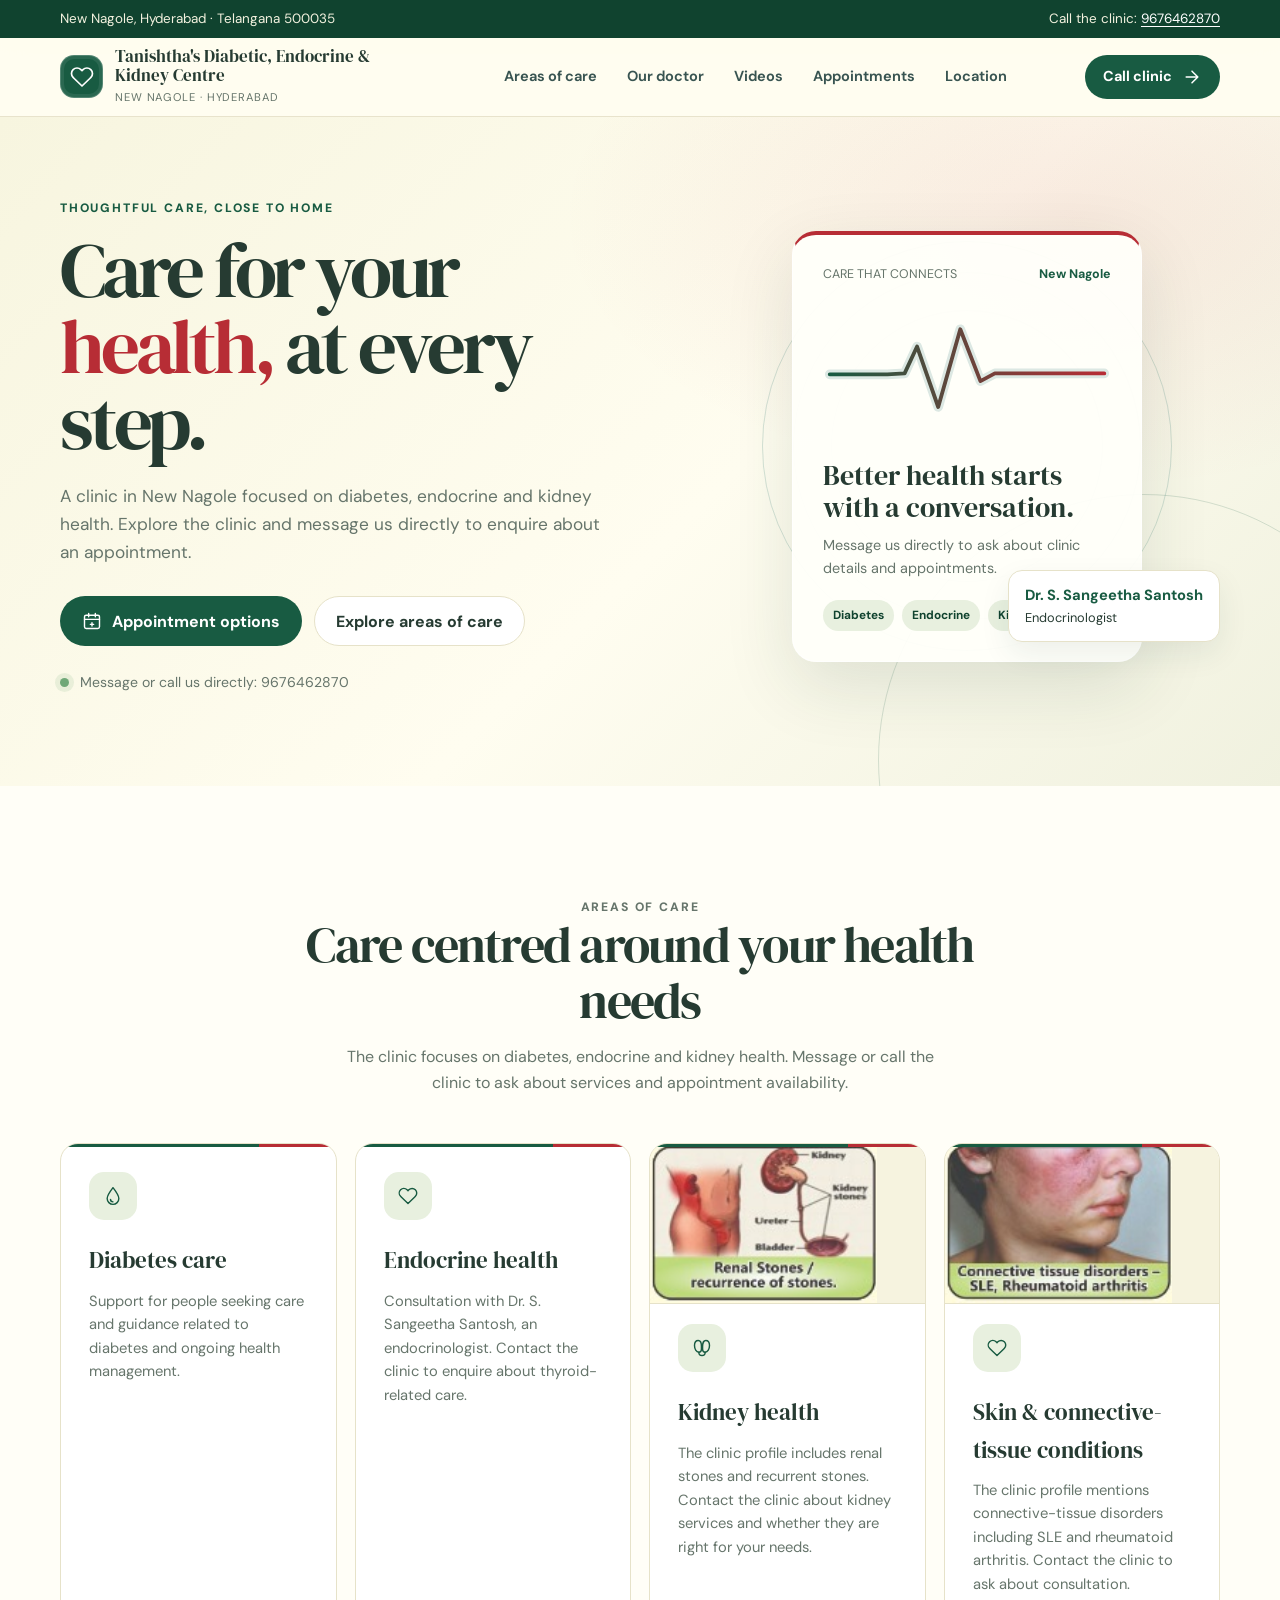
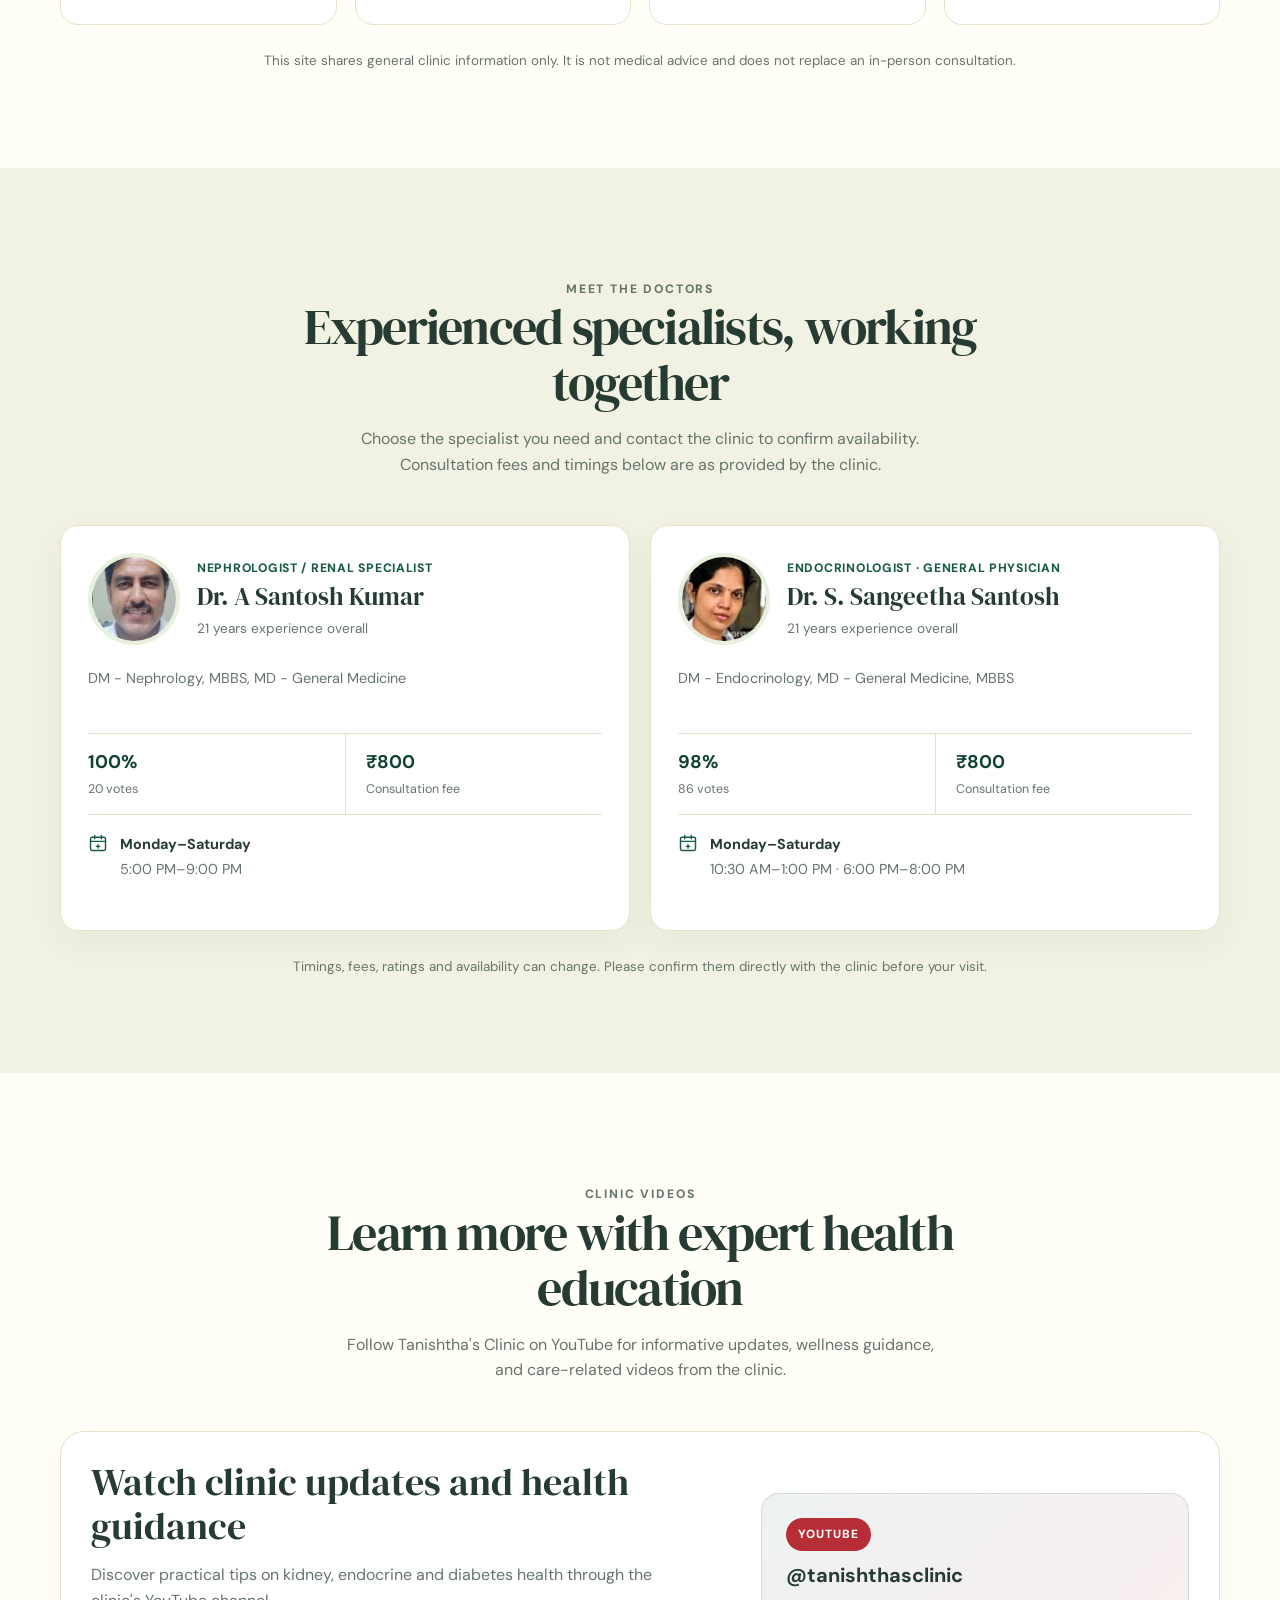
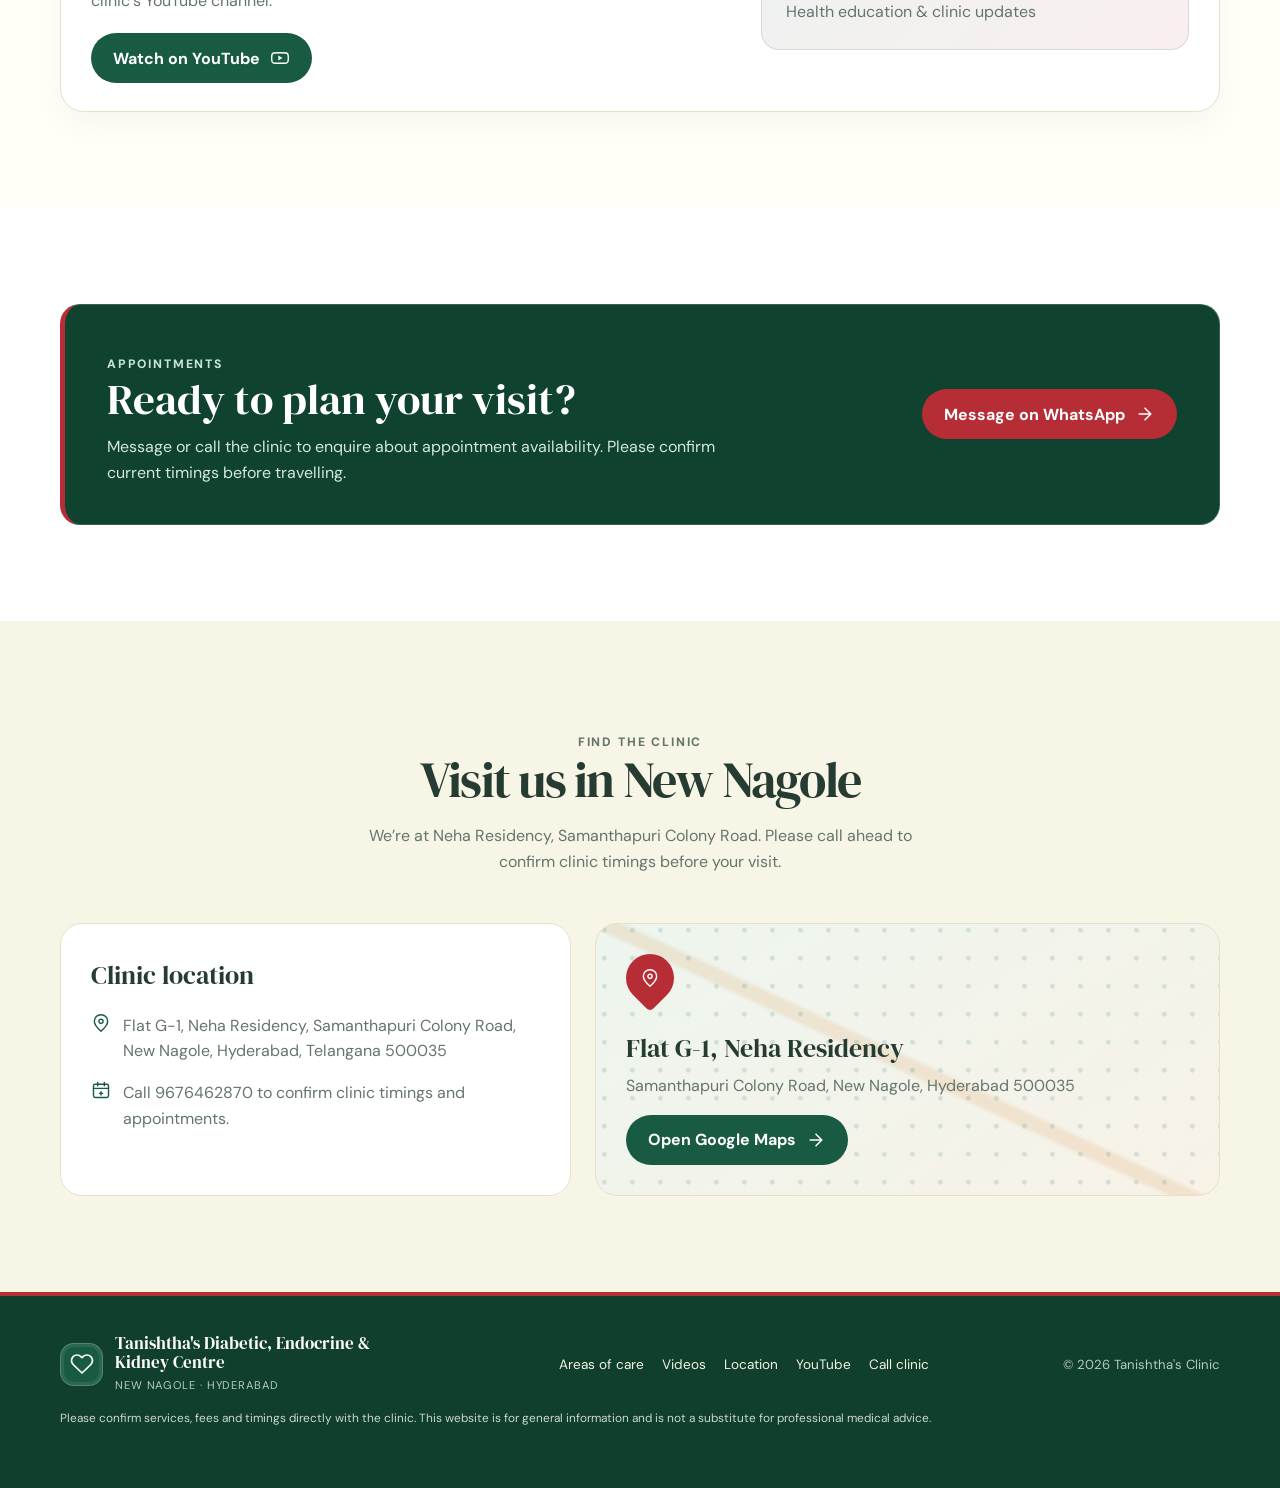
<file: index.html>
<!doctype html>
<html lang="en">
<head>
  <meta charset="utf-8">
  <meta name="viewport" content="width=device-width, initial-scale=1">
  <meta name="theme-color" content="#fffdf0">
  <meta name="description" content="Contact Tanishtha's Diabetic, Endocrine & Kidney Centre in New Nagole, Hyderabad. WhatsApp or call 9676462870 for appointment enquiries and clinic details.">
  <meta property="og:type" content="website">
  <meta property="og:title" content="Tanishtha's Diabetic, Endocrine & Kidney Centre">
  <meta property="og:description" content="WhatsApp or call Tanishtha's Diabetic, Endocrine & Kidney Centre in New Nagole, Hyderabad.">
  <title>Tanishtha's Diabetic, Endocrine &amp; Kidney Centre | New Nagole, Hyderabad</title>
  <link rel="icon" href="assets/clinic-mark.svg" type="image/svg+xml">
  <link rel="preconnect" href="https://fonts.googleapis.com">
  <link rel="preconnect" href="https://fonts.gstatic.com" crossorigin>
  <link href="https://fonts.googleapis.com/css2?family=DM+Sans:wght@400;500;600;700;800&family=DM+Serif+Display&display=swap" rel="stylesheet">
  <link rel="stylesheet" href="assets/clinic.css">
  <script src="assets/clinic.js" defer></script>
</head>
<body>
  <svg aria-hidden="true" width="0" height="0" style="position:absolute">
    <symbol id="i-arrow" viewBox="0 0 24 24"><path d="M5 12h14m-7-7 7 7-7 7" fill="none" stroke="currentColor" stroke-linecap="round" stroke-linejoin="round" stroke-width="1.8"/></symbol>
    <symbol id="i-heart" viewBox="0 0 24 24"><path d="M20.8 4.6a5.5 5.5 0 0 0-7.8 0L12 5.7l-1.1-1.1a5.5 5.5 0 0 0-7.8 7.8l1.1 1.1L12 21l7.8-7.5 1.1-1.1a5.5 5.5 0 0 0-.1-7.8Z" fill="none" stroke="currentColor" stroke-linecap="round" stroke-linejoin="round" stroke-width="1.7"/></symbol>
    <symbol id="i-drop" viewBox="0 0 24 24"><path d="M12 22a7 7 0 0 0 7-7c0-4-7-13-7-13S5 11 5 15a7 7 0 0 0 7 7Z" fill="none" stroke="currentColor" stroke-linejoin="round" stroke-width="1.7"/><path d="M9 16a3 3 0 0 0 3 3" fill="none" stroke="currentColor" stroke-linecap="round" stroke-width="1.7"/></symbol>
    <symbol id="i-kidney" viewBox="0 0 24 24"><path d="M7.5 3C4.2 3 3 6.2 3 9.1 3 13 5.1 17 8.2 17c2 0 3.1-1.5 3.1-3.6V9.8C11.3 5.6 9.5 3 7.5 3Zm9 0c3.3 0 4.5 3.2 4.5 6.1 0 3.9-2.1 7.9-5.2 7.9-2 0-3.1-1.5-3.1-3.6V9.8c0-4.2 1.8-6.8 3.8-6.8Z" fill="none" stroke="currentColor" stroke-linecap="round" stroke-linejoin="round" stroke-width="1.7"/><path d="M8.2 17c0 2.2 1.5 4 3.8 4m3.8-4c0 2.2-1.5 4-3.8 4" fill="none" stroke="currentColor" stroke-linecap="round" stroke-width="1.7"/></symbol>
    <symbol id="i-pin" viewBox="0 0 24 24"><path d="M20 10c0 5-8 12-8 12S4 15 4 10a8 8 0 1 1 16 0Z" fill="none" stroke="currentColor" stroke-linejoin="round" stroke-width="1.7"/><circle cx="12" cy="10" r="2.5" fill="none" stroke="currentColor" stroke-width="1.7"/></symbol>
    <symbol id="i-calendar" viewBox="0 0 24 24"><rect x="3" y="5" width="18" height="16" rx="2" fill="none" stroke="currentColor" stroke-width="1.7"/><path d="M16 3v4M8 3v4M3 10h18m-9 4v4m-2-2h4" fill="none" stroke="currentColor" stroke-linecap="round" stroke-width="1.7"/></symbol>
    <symbol id="i-doctor" viewBox="0 0 24 24"><path d="M12 12a4 4 0 1 0 0-8 4 4 0 0 0 0 8Zm-7 9a7 7 0 0 1 14 0M19 8v6a3 3 0 0 1-6 0v-2" fill="none" stroke="currentColor" stroke-linecap="round" stroke-linejoin="round" stroke-width="1.7"/></symbol>
    <symbol id="i-youtube" viewBox="0 0 24 24"><path d="M21.6 7.9a2.7 2.7 0 0 0-1.9-1.9C18 5.7 12 5.7 12 5.7s-6 0-7.7.3A2.7 2.7 0 0 0 2.4 7.9 28.4 28.4 0 0 0 2 12a28.4 28.4 0 0 0 .4 4.1 2.7 2.7 0 0 0 1.9 1.9c1.7.3 7.7.3 7.7.3s6 0 7.7-.3a2.7 2.7 0 0 0 1.9-1.9A28.4 28.4 0 0 0 22 12a28.4 28.4 0 0 0-.4-4.1Z" fill="none" stroke="currentColor" stroke-linecap="round" stroke-linejoin="round" stroke-width="1.7"/><path d="m10 9 5 3-5 3V9Z" fill="currentColor"/></symbol>
  </svg>
  <div class="topline">
    <div class="wrap topline-inner">
      <span>New Nagole, Hyderabad · Telangana 500035</span>
      <span>Call the clinic: <a href="tel:+919676462870">9676462870</a></span>
    </div>
  </div>
  <header class="header">
    <nav class="wrap nav" aria-label="Main navigation">
      <a class="brand" href="#home" aria-label="Tanishtha's clinic home">
        <span class="brand-mark"><svg class="icon" aria-hidden="true"><use href="#i-heart"/></svg></span>
        <span><span class="brand-name">Tanishtha's Diabetic, Endocrine &amp; Kidney Centre</span><span class="brand-subtitle">New Nagole · Hyderabad</span></span>
      </a>
      <div class="nav-links" id="navigation">
        <a href="#care">Areas of care</a>
        <a href="#doctor">Our doctor</a>
        <a href="#videos">Videos</a>
        <a href="#visit">Appointments</a>
        <a href="#location">Location</a>
      </div>
      <div class="nav-actions">
        <a class="button" href="tel:+919676462870">Call clinic <svg class="icon" aria-hidden="true"><use href="#i-arrow"/></svg></a>
        <button class="menu-toggle" type="button" aria-label="Open navigation menu" aria-controls="navigation" aria-expanded="false">
          <svg class="icon menu-icon-open" aria-hidden="true" viewBox="0 0 24 24"><path d="M4 7h16M4 12h16M4 17h16" fill="none" stroke="currentColor" stroke-linecap="round" stroke-width="1.8"/></svg>
          <svg class="icon menu-icon-close" aria-hidden="true" viewBox="0 0 24 24"><path d="m6 6 12 12M18 6 6 18" fill="none" stroke="currentColor" stroke-linecap="round" stroke-width="1.8"/></svg>
        </button>
      </div>
    </nav>
  </header>
  <main>
    <section class="hero" id="home">
      <div class="wrap hero-grid">
        <div>
          <p class="eyebrow">Thoughtful care, close to home</p>
          <h1>Care for your <em>health,</em> at every step.</h1>
          <p class="hero-copy">A clinic in New Nagole focused on diabetes, endocrine and kidney health. Explore the clinic and message us directly to enquire about an appointment.</p>
          <div class="hero-actions">
            <a class="button" href="#visit"><svg class="icon" aria-hidden="true"><use href="#i-calendar"/></svg> Appointment options</a>
            <a class="button button--soft" href="#care">Explore areas of care</a>
          </div>
          <div class="trust-note"><span class="trust-dot"></span><span>Message or call us directly: <a href="tel:+919676462870">9676462870</a></span></div>
        </div>
        <div class="hero-art" aria-label="Illustration representing coordinated health care">
          <div class="art-orbit" aria-hidden="true"></div>
          <article class="art-card">
            <div class="art-top"><span>CARE THAT CONNECTS</span><strong>New Nagole</strong></div>
            <svg class="health-mark" viewBox="0 0 300 130" role="img" aria-label="Decorative heartbeat line">
              <defs><linearGradient id="wave" x1="0" x2="1"><stop stop-color="#185b42"/><stop offset="1" stop-color="#b72d35"/></linearGradient></defs>
              <path d="M7 66h60l18-1 13-28 22 63 23-81 21 54 15-8h114" fill="none" stroke="#dce8e3" stroke-linecap="round" stroke-linejoin="round" stroke-width="10"/>
              <path d="M7 66h60l18-1 13-28 22 63 23-81 21 54 15-8h114" fill="none" stroke="url(#wave)" stroke-linecap="round" stroke-linejoin="round" stroke-width="4"/>
            </svg>
            <h2>Better health starts with a conversation.</h2>
            <p>Message us directly to ask about clinic details and appointments.</p>
            <div class="art-tags"><span>Diabetes</span><span>Endocrine</span><span>Kidney health</span></div>
          </article>
          <div class="floating-note"><strong>Dr. S. Sangeetha Santosh</strong>Endocrinologist</div>
        </div>
      </div>
    </section>

    <section class="section care-section" id="care">
      <div class="wrap">
        <div class="section-heading">
          <p class="eyebrow">Areas of care</p>
          <h2>Care centred around your health needs</h2>
          <p>The clinic focuses on diabetes, endocrine and kidney health. Message or call the clinic to ask about services and appointment availability.</p>
        </div>
        <div class="care-grid">
          <article class="care-card">
            <div class="care-icon"><svg class="icon" aria-hidden="true"><use href="#i-drop"/></svg></div>
            <h3>Diabetes care</h3>
            <p>Support for people seeking care and guidance related to diabetes and ongoing health management.</p>
          </article>
          <article class="care-card">
            <div class="care-icon"><svg class="icon" aria-hidden="true"><use href="#i-heart"/></svg></div>
            <h3>Endocrine health</h3>
            <p>Consultation with Dr. S. Sangeetha Santosh, an endocrinologist. Contact the clinic to enquire about thyroid-related care.</p>
          </article>
          <article class="care-card">
            <img class="care-photo" src="assets/kidney-stones.png" alt="Clinic profile illustration of renal stones and their recurrence" loading="lazy" width="160" height="112">
            <div class="care-icon"><svg class="icon" aria-hidden="true"><use href="#i-kidney"/></svg></div>
            <h3>Kidney health</h3>
            <p>The clinic profile includes renal stones and recurrent stones. Contact the clinic about kidney services and whether they are right for your needs.</p>
          </article>
          <article class="care-card">
            <img class="care-photo" src="assets/skin-connective-tissue.png" alt="Clinic profile image illustrating connective-tissue disorders" loading="lazy" width="160" height="112">
            <div class="care-icon"><svg class="icon" aria-hidden="true"><use href="#i-heart"/></svg></div>
            <h3>Skin &amp; connective-tissue conditions</h3>
            <p>The clinic profile mentions connective-tissue disorders including SLE and rheumatoid arthritis. Contact the clinic to ask about consultation.</p>
          </article>
        </div>
        <p class="note">This site shares general clinic information only. It is not medical advice and does not replace an in-person consultation.</p>
      </div>
    </section>

    <section class="section doctor-section" id="doctor">
      <div class="wrap">
        <div class="section-heading">
          <p class="eyebrow">Meet the doctors</p>
          <h2>Experienced specialists, working together</h2>
          <p>Choose the specialist you need and contact the clinic to confirm availability. Consultation fees and timings below are as provided by the clinic.</p>
        </div>
        <div class="doctors-grid">
          <article class="doctor-card">
            <div class="doctor-card-top">
              <img class="doctor-photo" src="assets/dr-a-santosh-kumar.png" alt="Dr. A Santosh Kumar" loading="lazy" width="92" height="92">
              <div>
                <p class="doctor-specialty">Nephrologist / Renal Specialist</p>
                <h3>Dr. A Santosh Kumar</h3>
                <p class="doctor-experience">21 years experience overall</p>
              </div>
            </div>
            <p class="doctor-qualifications">DM - Nephrology, MBBS, MD - General Medicine</p>
            <div class="doctor-stats">
              <div><strong>100%</strong><span>20 votes</span></div>
              <div><strong>₹800</strong><span>Consultation fee</span></div>
            </div>
            <div class="doctor-schedule"><svg class="icon" aria-hidden="true"><use href="#i-calendar"/></svg><span><strong>Monday–Saturday</strong>5:00 PM–9:00 PM</span></div>
          </article>
          <article class="doctor-card">
            <div class="doctor-card-top">
              <img class="doctor-photo" src="assets/dr-s-sangeetha-santosh.jpg" alt="Dr. S. Sangeetha Santosh" loading="lazy" width="92" height="92">
              <div>
                <p class="doctor-specialty">Endocrinologist · General Physician</p>
                <h3>Dr. S. Sangeetha Santosh</h3>
                <p class="doctor-experience">21 years experience overall</p>
              </div>
            </div>
            <p class="doctor-qualifications">DM - Endocrinology, MD - General Medicine, MBBS</p>
            <div class="doctor-stats">
              <div><strong>98%</strong><span>86 votes</span></div>
              <div><strong>₹800</strong><span>Consultation fee</span></div>
            </div>
            <div class="doctor-schedule"><svg class="icon" aria-hidden="true"><use href="#i-calendar"/></svg><span><strong>Monday–Saturday</strong>10:30 AM–1:00 PM · 6:00 PM–8:00 PM</span></div>
          </article>
        </div>
        <p class="note">Timings, fees, ratings and availability can change. Please confirm them directly with the clinic before your visit.</p>
      </div>
    </section>

    <section class="section video-section" id="videos">
      <div class="wrap">
        <div class="section-heading">
          <p class="eyebrow">Clinic videos</p>
          <h2>Learn more with expert health education</h2>
          <p>Follow Tanishtha's Clinic on YouTube for informative updates, wellness guidance, and care-related videos from the clinic.</p>
        </div>
        <div class="video-panel">
          <div class="video-copy">
            <h3>Watch clinic updates and health guidance</h3>
            <p>Discover practical tips on kidney, endocrine and diabetes health through the clinic's YouTube channel.</p>
            <a class="button" href="https://youtube.com/@tanishthasclinic?si=1HWu-fAMVDzfFZlP" target="_blank" rel="noopener noreferrer">Watch on YouTube <svg class="icon" aria-hidden="true"><use href="#i-youtube"/></svg></a>
          </div>
          <div class="video-badge" aria-label="Tanishtha's clinic YouTube channel">
            <span class="video-pill">YouTube</span>
            <strong>@tanishthasclinic</strong>
            <span>Health education &amp; clinic updates</span>
          </div>
        </div>
      </div>
    </section>

    <section class="section visit-section" id="visit">
      <div class="wrap">
        <div class="visit-panel">
          <div>
            <p class="eyebrow" style="color:#c9e2d7">Appointments</p>
            <h2>Ready to plan your visit?</h2>
            <p>Message or call the clinic to enquire about appointment availability. Please confirm current timings before travelling.</p>
          </div>
          <a class="button" href="https://wa.me/919676462870?text=Hello%2C%20I%27d%20like%20to%20enquire%20about%20an%20appointment%20at%20Tanishtha%27s%20clinic." target="_blank" rel="noopener noreferrer">Message on WhatsApp <svg class="icon" aria-hidden="true"><use href="#i-arrow"/></svg></a>
        </div>
      </div>
    </section>

    <section class="section location-section" id="location">
      <div class="wrap">
        <div class="section-heading">
          <p class="eyebrow">Find the clinic</p>
          <h2>Visit us in New Nagole</h2>
          <p>We’re at Neha Residency, Samanthapuri Colony Road. Please call ahead to confirm clinic timings before your visit.</p>
        </div>
        <div class="location-grid">
          <article class="location-card">
            <h3>Clinic location</h3>
            <div class="location-detail"><svg class="icon" aria-hidden="true"><use href="#i-pin"/></svg><span>Flat G-1, Neha Residency, Samanthapuri Colony Road, New Nagole, Hyderabad, Telangana 500035</span></div>
            <div class="location-detail"><svg class="icon" aria-hidden="true"><use href="#i-calendar"/></svg><span>Call <a href="tel:+919676462870">9676462870</a> to confirm clinic timings and appointments.</span></div>
          </article>
          <a class="map-card" href="https://www.google.com/maps/search/?api=1&amp;query=Flat+G-1%2C+Neha+Residency%2C+Samanthapuri+Colony+Road%2C+New+Nagole%2C+Hyderabad%2C+Telangana+500035" target="_blank" rel="noopener noreferrer" aria-label="Search for the clinic address in Google Maps">
            <span class="map-pin"><svg class="icon" aria-hidden="true"><use href="#i-pin"/></svg></span>
            <h3>Flat G-1, Neha Residency</h3>
            <p>Samanthapuri Colony Road, New Nagole, Hyderabad 500035</p>
            <span class="button">Open Google Maps <svg class="icon" aria-hidden="true"><use href="#i-arrow"/></svg></span>
          </a>
        </div>
      </div>
    </section>
  </main>
  <footer class="footer">
    <div class="wrap footer-inner">
      <a class="brand" href="#home">
        <span class="brand-mark"><svg class="icon" aria-hidden="true"><use href="#i-heart"/></svg></span>
        <span><span class="brand-name">Tanishtha's Diabetic, Endocrine &amp; Kidney Centre</span><span class="brand-subtitle">New Nagole · Hyderabad</span></span>
      </a>
      <div class="footer-links"><a href="#care">Areas of care</a><a href="#videos">Videos</a><a href="#location">Location</a><a href="https://youtube.com/@tanishthasclinic?si=1HWu-fAMVDzfFZlP" target="_blank" rel="noopener noreferrer">YouTube</a><a href="tel:+919676462870">Call clinic</a></div>
      <span class="footer-copy">© <span id="year">2026</span> Tanishtha's Clinic</span>
    </div>
    <div class="wrap disclaimer">Please confirm services, fees and timings directly with the clinic. This website is for general information and is not a substitute for professional medical advice.</div>
  </footer>
</body>
</html>
</file>
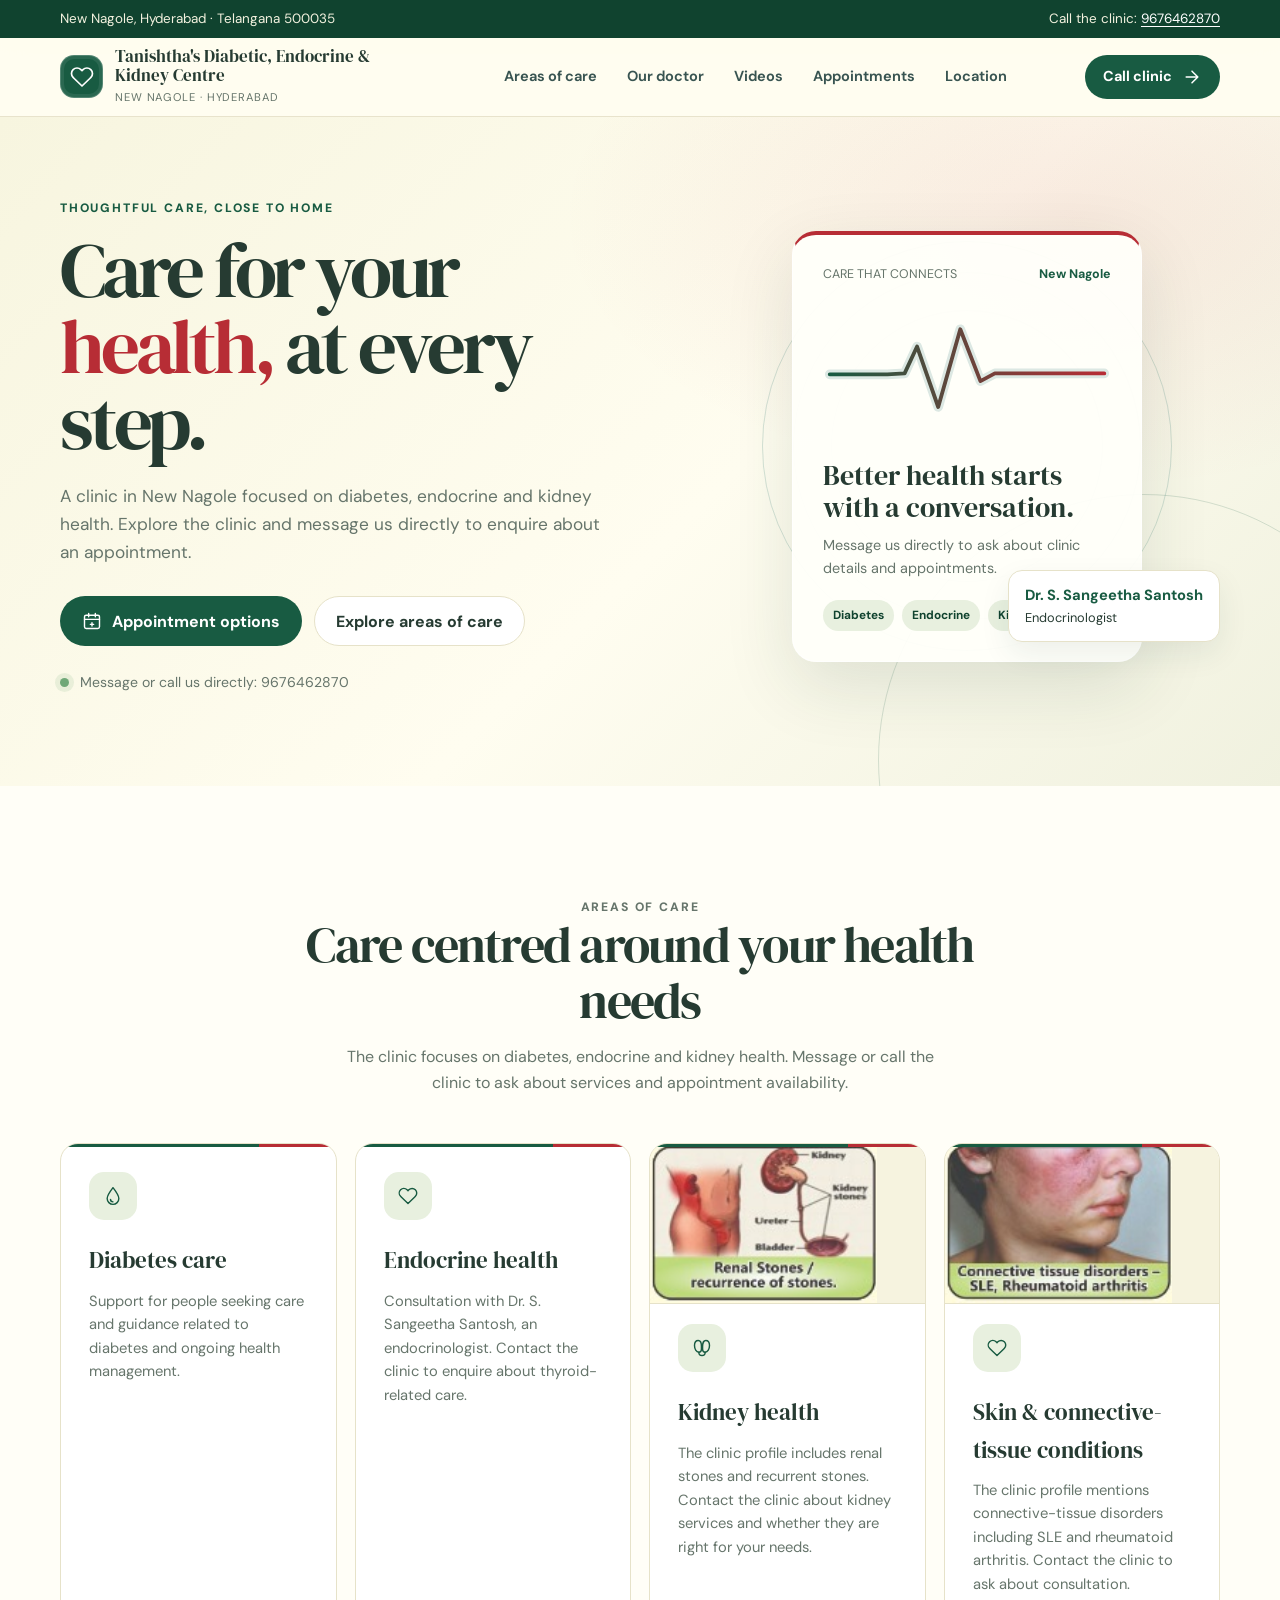
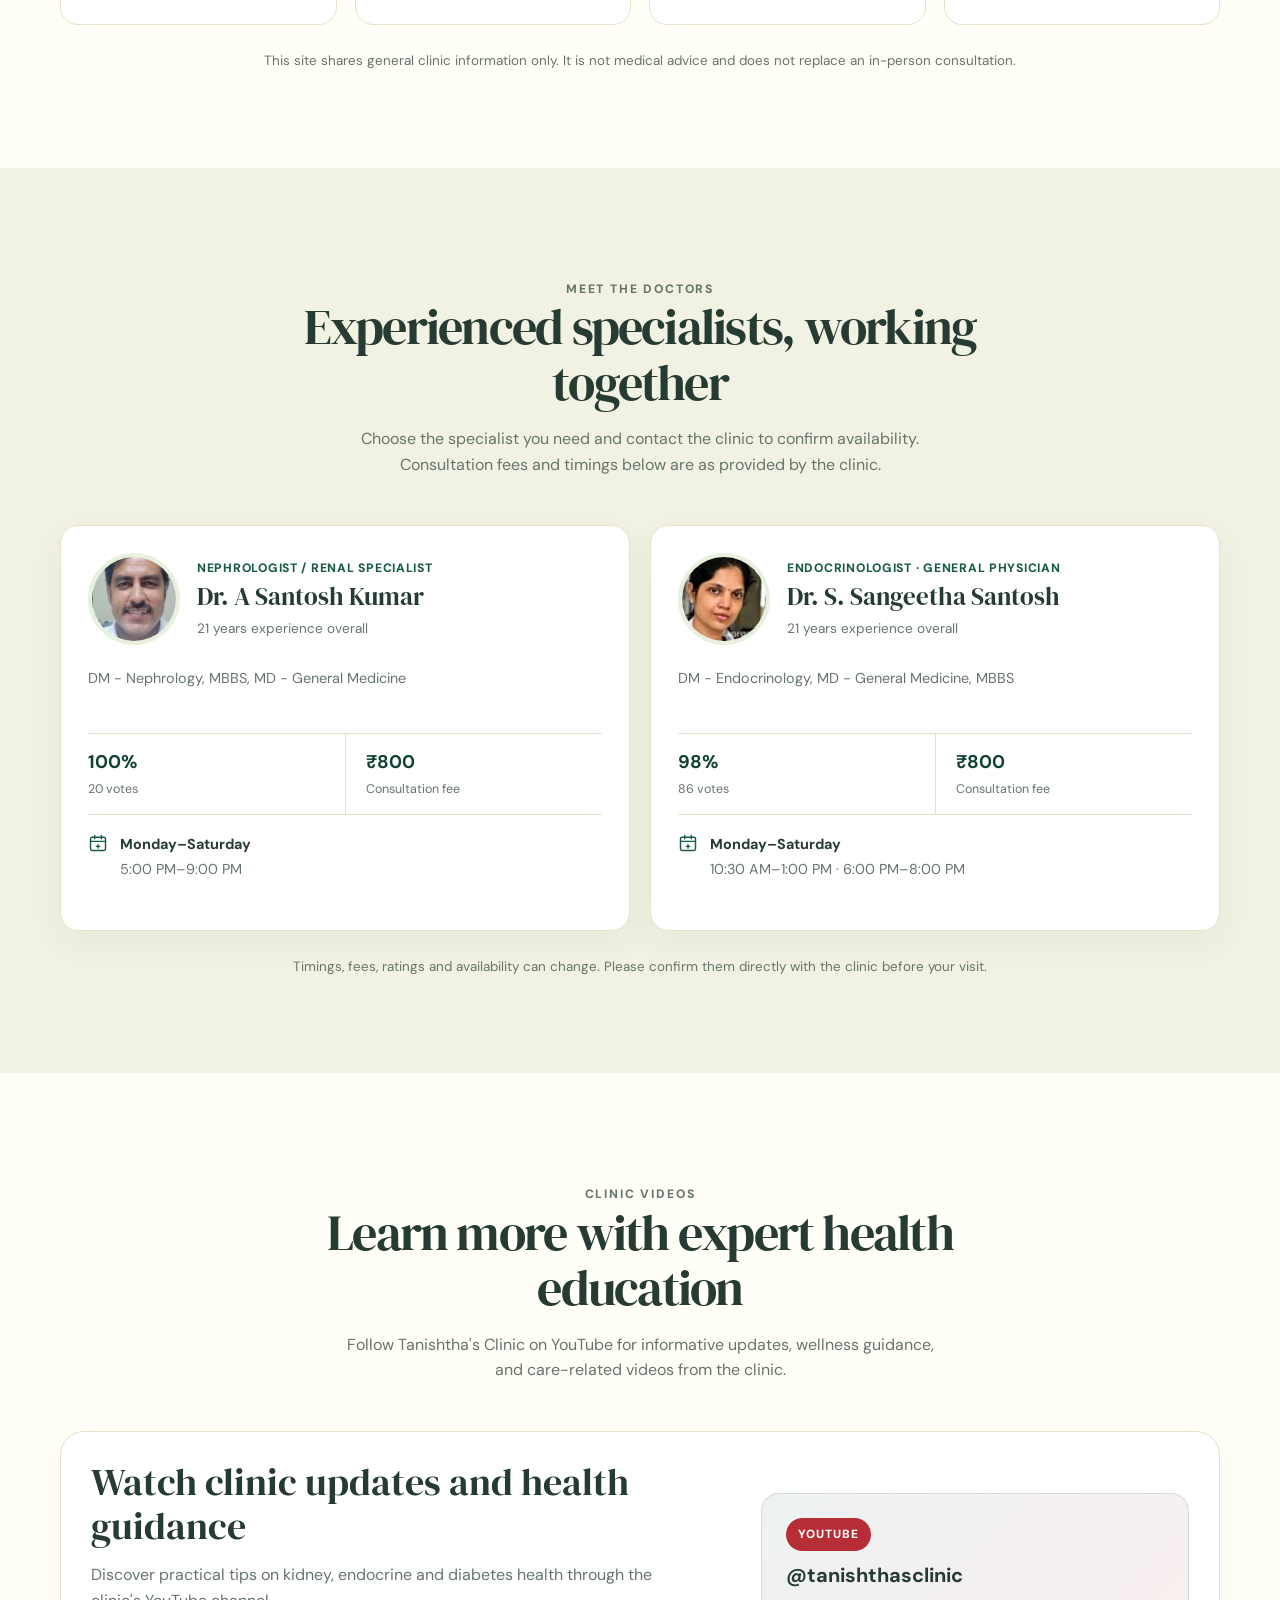
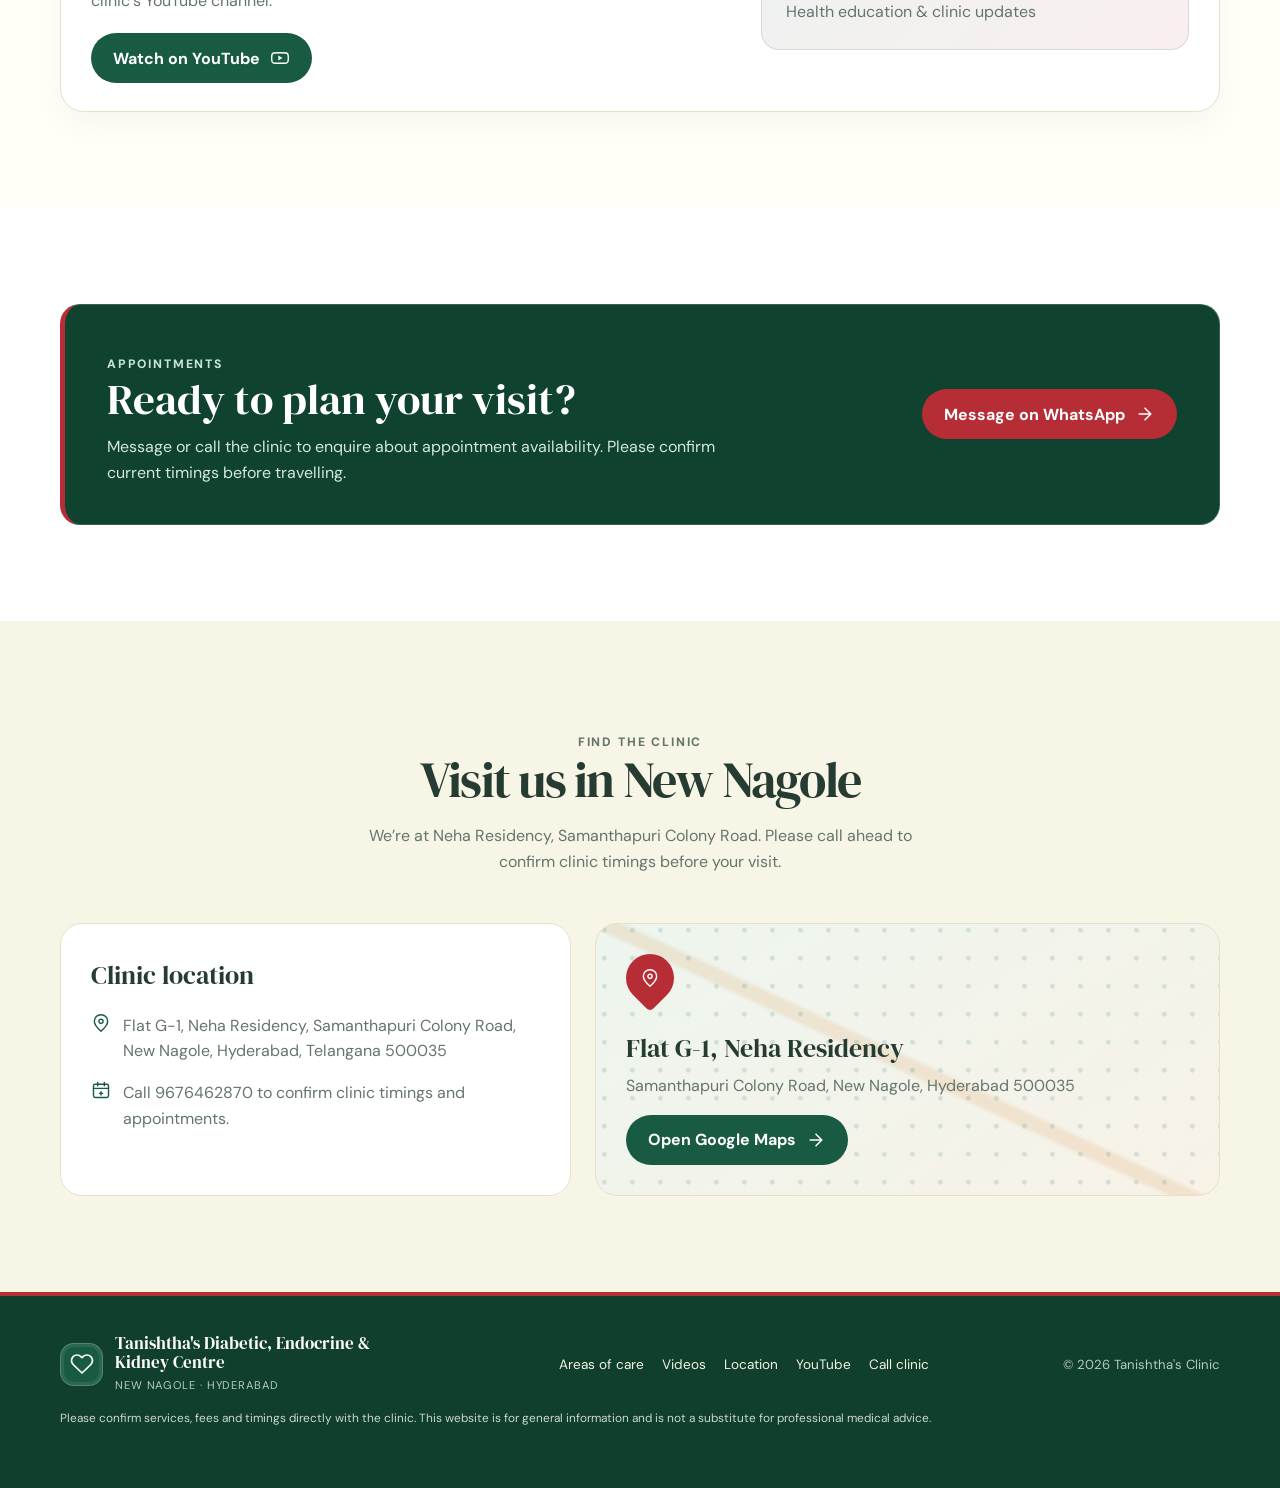
<file: document/index.html>
<!DOCTYPE html>
<html lang="en">
<head>
<meta http-equiv="refresh" content="0; url=../index.html">
<meta name="robots" content="noindex, follow">
<script>location.replace("../index.html");</script>
<meta charset="UTF-8">
<meta name="viewport" content="width=device-width,initial-scale=1">
<title>CardioCare Documentation</title>
<style>
body{font-family:Arial,sans-serif;background:#f8f8fc;margin:0;display:flex}
.sidebar{width:260px;background:#fff;padding:30px;position:sticky;top:0;height:100vh;border-right:1px solid #ddd}
.sidebar a{display:block;margin:8px 0;color:#555;text-decoration:none}
.content{padding:50px;max-width:1000px}
h1,h2{color:#c62828}
.code{background:#111;color:#fff;padding:15px;border-radius:8px;white-space:pre-wrap}
.card{border:1px solid #ddd;padding:15px;border-radius:10px;margin:10px 0;background:#fff}
@media(max-width:768px){body{display:block}.sidebar{width:100%;height:auto;position:relative}}
</style>
</head>
<body>
<div class="sidebar">
<h2>❤️ CardioCare</h2>
<a href="#intro">Introduction</a>
<a href="#install">Installation</a>
<a href="#structure">Folder Structure</a>
<a href="#pages">Pages</a>
<a href="#features">Features</a>
<a href="#custom">Customization</a>
<a href="#credits">Credits</a>
</div>
<div class="content">
<section id="intro"><h1>CardioCare – Heart Clinic & Cardiology HTML Template</h1>
<p>Thank you for purchasing CardioCare. It is a modern Tailwind CSS healthcare template for cardiologists, hospitals, clinics and medical centers with appointment booking, services, departments, testimonials, blog, FAQ and responsive layouts.</p></section>

<section id="install"><h2>Installation</h2><div class="code">1. Download ZIP
2. Extract Files
3. Open index.html
4. Customize Content
5. Upload to Hosting</div></section>

<section id="structure"><h2>Folder Structure</h2><div class="code">/CardioCare
/assets/css
/assets/js
/assets/images
index.html
about.html
services.html
blog.html
contact.html
documentation.html</div></section>

<section id="pages"><h2>Pages Included</h2>
<ul>
<li>Home</li><li>About</li><li>Services</li><li>Departments</li>
<li>Appointment</li><li>Blog</li><li>FAQ</li><li>Contact</li>
</ul></section>

<section id="features"><h2>Features</h2>
<div class="card">Tailwind CSS</div>
<div class="card">Responsive Design</div>
<div class="card">Appointment Form</div>
<div class="card">Doctor Profile</div>
<div class="card">Medical Services</div>
<div class="card">Testimonials Slider</div>
<div class="card">FAQ Accordion</div>
<div class="card">Blog Section</div>
<div class="card">SEO Friendly HTML5</div>
<div class="card">Clean Code</div>
</section>

<section id="custom"><h2>Customization</h2>
<p>Edit HTML files and update colors from CSS variables.</p>
<div class="code">:root{
 --primary:#dc2626;
 --secondary:#0f172a;
}</div></section>

<section id="credits"><h2>Credits</h2>
<ul>
<li>HTML5</li><li>Tailwind CSS</li><li>JavaScript</li><li>AOS</li><li>Lucide Icons</li><li>Google Fonts</li></ul>
<p>Thank you for purchasing CardioCare.</p>
</section>
</div>
</body></html>
</file>
<file: assets/clinic.css>
:root {
  color-scheme: light;
  --ink: #263b32;
  --muted: #66756b;
  --brand: #185b42;
  --brand-dark: #10432f;
  --brand-light: #e8f0df;
  --accent: #b72d35;
  --paper: #fffdf0;
  --white: #fff;
  --line: #e6e2c9;
  --shadow: 0 24px 70px rgba(24, 55, 40, .12);
  font-family: "DM Sans", "Segoe UI", sans-serif;
  scroll-behavior: smooth;
}

* { box-sizing: border-box; }
body { margin: 0; color: var(--ink); background: var(--paper); line-height: 1.6; }
body, button, a { -webkit-tap-highlight-color: transparent; }
a { color: inherit; text-decoration: none; }
button { font: inherit; }
img, svg { display: block; max-width: 100%; }
.wrap { width: min(1160px, calc(100% - 40px)); margin-inline: auto; }
.eyebrow { margin: 0 0 14px; color: var(--brand); font-size: .76rem; font-weight: 800; letter-spacing: .15em; text-transform: uppercase; }
.section { padding: 96px 0; }
.section-heading { max-width: 680px; margin: 0 auto 48px; text-align: center; }
.section-heading h2 { margin: 0; font-family: "DM Serif Display", Georgia, serif; font-size: clamp(2rem, 4vw, 3.15rem); font-weight: 400; letter-spacing: -.035em; line-height: 1.1; }
.section-heading p { margin: 16px auto 0; max-width: 590px; color: var(--muted); }
.button { min-height: 50px; display: inline-flex; align-items: center; justify-content: center; gap: 10px; padding: 0 21px; border: 1px solid transparent; border-radius: 999px; background: var(--brand); color: var(--white); font-weight: 700; transition: background .2s, transform .2s, box-shadow .2s; }
.button:hover { transform: translateY(-2px); background: var(--brand-dark); box-shadow: 0 10px 24px rgba(24, 91, 66, .2); }
.button:focus-visible, a:focus-visible, button:focus-visible { outline: 3px solid var(--accent); outline-offset: 3px; }
.button--outline { border-color: rgba(255,255,255,.56); background: transparent; color: var(--white); }
.button--outline:hover { background: rgba(255,255,255,.12); }
.icon { width: 20px; height: 20px; flex: none; }

.topline { background: var(--brand-dark); color: #f3f2df; font-size: .84rem; }
.topline-inner { min-height: 38px; display: flex; align-items: center; justify-content: space-between; gap: 14px; }
.topline a { color: white; text-decoration: underline; text-underline-offset: 3px; }
.header { position: sticky; z-index: 20; top: 0; border-bottom: 1px solid rgba(230,226,201,.9); background: rgba(255,253,240,.95); backdrop-filter: blur(14px); }
.nav { min-height: 78px; display: flex; align-items: center; justify-content: space-between; gap: 24px; }
.brand { display: flex; align-items: center; gap: 12px; min-width: 0; }
.brand-mark { width: 43px; height: 43px; display: grid; place-items: center; border: 1px solid rgba(255,255,255,.26); border-radius: 14px; background: var(--brand); color: white; box-shadow: inset 0 0 0 3px rgba(255,255,255,.08); }
.brand-mark .icon { width: 24px; height: 24px; }
.brand-name { display: block; max-width: 310px; font-family: "DM Serif Display", Georgia, serif; font-size: 1.08rem; line-height: 1.12; }
.brand-subtitle { display: block; margin-top: 4px; color: var(--muted); font-size: .7rem; letter-spacing: .08em; text-transform: uppercase; }
.nav-links { display: flex; align-items: center; gap: clamp(14px, 2.4vw, 30px); color: #385451; font-size: .91rem; font-weight: 650; }
.nav-links a:hover { color: var(--brand); }
.nav-actions { display: flex; align-items: center; gap: 12px; }
.nav-actions .button { min-height: 44px; padding-inline: 17px; font-size: .9rem; }
.menu-toggle { display: none; width: 44px; height: 44px; place-items: center; border: 1px solid var(--line); border-radius: 50%; background: white; color: var(--ink); cursor: pointer; }
.menu-icon-close { display: none; }
.menu-toggle[aria-expanded="true"] .menu-icon-open { display: none; }
.menu-toggle[aria-expanded="true"] .menu-icon-close { display: block; }

.hero { position: relative; overflow: hidden; padding: 82px 0 92px; background: radial-gradient(ellipse at 84% 15%, rgba(183,45,53,.09), transparent 34%), linear-gradient(135deg, #f7f5df 0%, #fffdf0 56%, #f0f1df 100%); }
.hero::after { position: absolute; right: -130px; bottom: -240px; width: 530px; height: 530px; border: 1px solid rgba(24,91,66,.16); border-radius: 50%; content: ""; }
.hero-grid { position: relative; z-index: 1; display: grid; grid-template-columns: 1.08fr .92fr; align-items: center; gap: 60px; }
.hero h1 { max-width: 700px; margin: 0; font-family: "DM Serif Display", Georgia, serif; font-size: clamp(3rem, 6vw, 5.55rem); font-weight: 400; letter-spacing: -.055em; line-height: .99; }
.hero h1 em { color: var(--accent); font-style: normal; }
.hero-copy { max-width: 560px; margin: 23px 0 0; color: var(--muted); font-size: 1.08rem; }
.hero-actions { display: flex; flex-wrap: wrap; gap: 12px; margin-top: 30px; }
.hero .button--soft { border-color: var(--line); background: white; color: var(--ink); }
.hero .button--soft:hover { background: var(--brand-light); }
.trust-note { display: flex; align-items: center; gap: 11px; margin-top: 25px; color: var(--muted); font-size: .88rem; }
.trust-dot { width: 9px; height: 9px; flex: none; border-radius: 50%; background: #70a878; box-shadow: 0 0 0 5px rgba(112,168,120,.14); }
.hero-art { position: relative; min-height: 430px; display: grid; place-items: center; }
.art-orbit { position: absolute; width: min(410px, 95%); aspect-ratio: 1; border: 1px solid rgba(23,107,98,.18); border-radius: 50%; }
.art-orbit::before, .art-orbit::after { position: absolute; border: 1px solid rgba(23,107,98,.12); border-radius: 50%; content: ""; }
.art-orbit::before { inset: 30px; }
.art-orbit::after { inset: 68px; }
.art-card { position: relative; z-index: 1; width: min(350px, 84%); padding: 30px; border: 1px solid rgba(255,255,255,.8); border-top: 4px solid var(--accent); border-radius: 24px; background: rgba(255,255,250,.94); box-shadow: var(--shadow); }
.art-top { display: flex; align-items: center; justify-content: space-between; color: var(--muted); font-size: .78rem; }
.art-top strong { color: var(--brand); }
.health-mark { width: 100%; margin: 26px 0 23px; }
.art-card h2 { margin: 0; font-family: "DM Serif Display", Georgia, serif; font-size: 1.75rem; font-weight: 400; line-height: 1.15; }
.art-card p { margin: 11px 0 0; color: var(--muted); font-size: .9rem; }
.art-tags { display: flex; flex-wrap: wrap; gap: 8px; margin-top: 20px; }
.art-tags span { padding: 6px 10px; border-radius: 999px; background: var(--brand-light); color: var(--brand-dark); font-size: .74rem; font-weight: 700; }
.floating-note { position: absolute; z-index: 2; right: 0; bottom: 20px; padding: 13px 16px; border: 1px solid var(--line); border-radius: 14px; background: white; box-shadow: 0 12px 30px rgba(23,59,58,.08); font-size: .8rem; }
.floating-note strong { display: block; color: var(--brand); font-size: .92rem; }

.care-section { background: #fffef7; }
.care-grid { display: grid; grid-template-columns: repeat(4, minmax(0, 1fr)); gap: 18px; }
.care-card { position: relative; min-height: 245px; padding: 28px; overflow: hidden; border: 1px solid var(--line); border-radius: 18px; background: #fff; transition: transform .2s, box-shadow .2s; }
.care-card::before { position: absolute; top: 0; right: 0; left: 0; height: 3px; background: linear-gradient(90deg, var(--brand) 0 72%, var(--accent) 72%); content: ""; }
.care-card:hover { transform: translateY(-4px); box-shadow: 0 14px 36px rgba(23,59,58,.08); }
.care-photo { width: calc(100% + 56px); height: 160px; max-width: none; margin: -28px -28px 20px; border-bottom: 1px solid var(--line); background: #f6f3df; object-fit: contain; object-position: left center; }
.care-icon { width: 48px; height: 48px; display: grid; place-items: center; margin-bottom: 22px; border-radius: 15px; background: var(--brand-light); color: var(--brand); }
.care-card h3 { margin: 0; font-family: "DM Serif Display", Georgia, serif; font-size: 1.45rem; font-weight: 400; }
.care-card p { margin: 10px 0 0; color: var(--muted); font-size: .92rem; }
.note { margin: 25px auto 0; max-width: 790px; color: var(--muted); text-align: center; font-size: .84rem; }

.doctor-section { background: #f1f2e4; }
.doctors-grid { display: grid; grid-template-columns: repeat(2, minmax(0, 1fr)); gap: 20px; }
.doctor-card { display: flex; flex-direction: column; padding: 27px; border: 1px solid var(--line); border-radius: 18px; background: white; box-shadow: 0 12px 36px rgba(23,59,58,.05); }
.doctor-card-top { display: flex; align-items: center; gap: 17px; }
.doctor-photo { width: 92px; height: 92px; flex: none; border: 4px solid var(--brand-light); border-radius: 50%; background: #edf1df; object-fit: cover; }
.doctor-specialty { margin: 0 0 5px; color: var(--brand); font-size: .76rem; font-weight: 800; letter-spacing: .06em; text-transform: uppercase; }
.doctor-card h3 { margin: 0; font-family: "DM Serif Display", Georgia, serif; font-size: 1.55rem; font-weight: 400; line-height: 1.12; }
.doctor-experience { margin: 7px 0 0; color: var(--muted); font-size: .85rem; }
.doctor-qualifications { min-height: 48px; margin: 22px 0 18px; color: var(--muted); font-size: .9rem; }
.doctor-stats { display: grid; grid-template-columns: repeat(2, 1fr); border-block: 1px solid var(--line); }
.doctor-stats div { display: flex; flex-direction: column; gap: 2px; padding: 14px 10px 14px 0; }
.doctor-stats div + div { padding-left: 20px; border-left: 1px solid var(--line); }
.doctor-stats strong { color: var(--brand-dark); font-size: 1.15rem; }
.doctor-stats span { color: var(--muted); font-size: .78rem; }
.doctor-schedule { display: flex; align-items: flex-start; gap: 12px; margin: 18px 0 22px; color: var(--muted); font-size: .9rem; }
.doctor-schedule .icon { color: var(--brand); }
.doctor-schedule strong { display: block; margin-bottom: 2px; color: var(--ink); }

.video-section { background: #fffef7; }
.video-panel { display: grid; grid-template-columns: 1.2fr .8fr; align-items: center; gap: 28px; padding: 28px 30px; border: 1px solid var(--line); border-radius: 24px; background: white; box-shadow: 0 12px 36px rgba(23,59,58,.04); }
.video-copy h3 { margin: 0; font-family: "DM Serif Display", Georgia, serif; font-size: clamp(1.8rem, 3vw, 2.5rem); font-weight: 400; line-height: 1.15; }
.video-copy p { margin: 14px 0 20px; max-width: 580px; color: var(--muted); }
.video-badge { display: flex; flex-direction: column; gap: 8px; align-items: flex-start; padding: 24px; border-radius: 18px; background: linear-gradient(135deg, rgba(24,91,66,.08), rgba(183,45,53,.08)); border: 1px solid rgba(24,91,66,.14); color: var(--ink); }
.video-pill { display: inline-flex; align-items: center; justify-content: center; padding: 7px 12px; border-radius: 999px; background: var(--accent); color: white; font-size: .74rem; font-weight: 800; letter-spacing: .08em; text-transform: uppercase; }
.video-badge strong { font-size: 1.25rem; }
.video-badge span:last-child { color: var(--muted); }

.visit-section { background: white; }
.visit-panel { display: grid; grid-template-columns: 1fr auto; align-items: center; gap: 36px; padding: 38px 42px; border: 1px solid rgba(255,255,255,.16); border-left: 5px solid var(--accent); border-radius: 20px; background: var(--brand-dark); color: white; }
.visit-panel h2 { margin: 0; font-family: "DM Serif Display", Georgia, serif; font-size: clamp(1.8rem, 3.6vw, 2.7rem); font-weight: 400; line-height: 1.1; }
.visit-panel p { max-width: 650px; margin: 12px 0 0; color: #d3e7e0; }
.visit-panel .button { background: var(--accent); color: white; white-space: nowrap; }
.visit-panel .button:hover { background: #98232b; }

.location-section { background: #f7f5e5; }
.location-grid { display: grid; grid-template-columns: .9fr 1.1fr; gap: 24px; }
.location-card, .map-card { min-height: 270px; padding: 30px; border: 1px solid var(--line); border-radius: 22px; background: white; }
.location-card h3 { margin: 0 0 17px; font-family: "DM Serif Display", Georgia, serif; font-size: 1.65rem; font-weight: 400; }
.location-detail { display: flex; align-items: flex-start; gap: 12px; margin: 16px 0; color: var(--muted); }
.location-detail .icon { color: var(--brand); }
.map-card { display: flex; flex-direction: column; align-items: flex-start; justify-content: flex-end; overflow: hidden; background: radial-gradient(circle at 30% 22%, rgba(23,107,98,.14) 0 2px, transparent 3px), linear-gradient(25deg, transparent 47%, rgba(215,155,87,.18) 48% 50%, transparent 51%), linear-gradient(145deg, #edf5ee, #f8f2e7); background-size: 28px 28px, 100% 100%, 100% 100%; }
.map-pin { width: 48px; height: 48px; display: grid; place-items: center; margin-bottom: auto; border-radius: 50% 50% 50% 10%; background: var(--accent); color: white; transform: rotate(-45deg); }
.map-pin .icon { transform: rotate(45deg); }
.map-card h3 { margin: 26px 0 4px; font-family: "DM Serif Display", Georgia, serif; font-size: 1.6rem; font-weight: 400; }
.map-card p { margin: 0 0 17px; color: var(--muted); }

.footer { padding: 38px 0; border-top: 4px solid var(--accent); background: #103f2e; color: #f3f2df; }
.footer-inner { display: flex; align-items: center; justify-content: space-between; gap: 24px; }
.footer .brand-name { color: white; }
.footer .brand-subtitle { color: #b4ccc3; }
.footer-copy { color: #b4ccc3; font-size: .82rem; }
.footer-links { display: flex; flex-wrap: wrap; gap: 18px; color: #f3f2df; font-size: .85rem; }
.footer-links a:hover { text-decoration: underline; text-underline-offset: 4px; }
.disclaimer { padding: 14px 0 22px; background: #103f2e; color: #c9d8ca; font-size: .74rem; }

@media (max-width: 950px) {
  .care-grid { grid-template-columns: repeat(2, minmax(0, 1fr)); }
  .nav-links { gap: 14px; }
  .nav-links a { font-size: .84rem; }
  .nav-actions .button { padding-inline: 13px; }
  .hero-grid { gap: 30px; }
}
@media (max-width: 780px) {
  .wrap { width: min(100% - 32px, 600px); }
  .topline-inner { min-height: 36px; justify-content: center; text-align: center; font-size: .78rem; }
  .topline-inner span:last-child { display: none; }
  .nav { min-height: 70px; }
  .brand-name { max-width: 230px; font-size: .98rem; }
  .nav-links { position: absolute; top: 69px; right: 0; left: 0; display: none; align-items: stretch; gap: 0; padding: 9px 20px 19px; border-bottom: 1px solid var(--line); background: var(--paper); box-shadow: 0 18px 25px rgba(23,59,58,.08); }
  .nav-links.is-open { display: flex; flex-direction: column; }
  .nav-links a { padding: 12px 6px; border-bottom: 1px solid var(--line); font-size: .95rem; }
  .nav-links a:last-child { border-bottom: 0; }
  .nav-actions .button { display: none; }
  .menu-toggle { display: grid; }
  .hero { padding: 58px 0 62px; }
  .hero-grid { grid-template-columns: 1fr; gap: 12px; }
  .hero h1 { font-size: clamp(3rem, 12vw, 4.8rem); }
  .hero-art { min-height: 360px; }
  .art-card { width: min(330px, 83%); }
  .floating-note { right: 0; bottom: 4px; }
  .section { padding: 72px 0; }
  .section-heading { margin-bottom: 34px; }
  .care-grid { grid-template-columns: 1fr; gap: 13px; }
  .care-card { min-height: auto; padding: 23px; }
  .care-photo { width: calc(100% + 46px); margin: -23px -23px 18px; }
  .care-icon { margin-bottom: 15px; }
  .video-panel { grid-template-columns: 1fr; padding: 22px 20px; }
  .doctors-grid, .location-grid { grid-template-columns: 1fr; gap: 16px; }
  .doctor-card { padding: 23px; }
  .doctor-qualifications { min-height: 0; }
  .visit-panel { grid-template-columns: 1fr; padding: 29px 25px; }
  .visit-panel .button { justify-self: start; }
  .footer-inner { align-items: flex-start; flex-direction: column; }
}
@media (prefers-reduced-motion: reduce) {
  *, *::before, *::after { scroll-behavior: auto !important; transition-duration: .01ms !important; }
}
</file>
